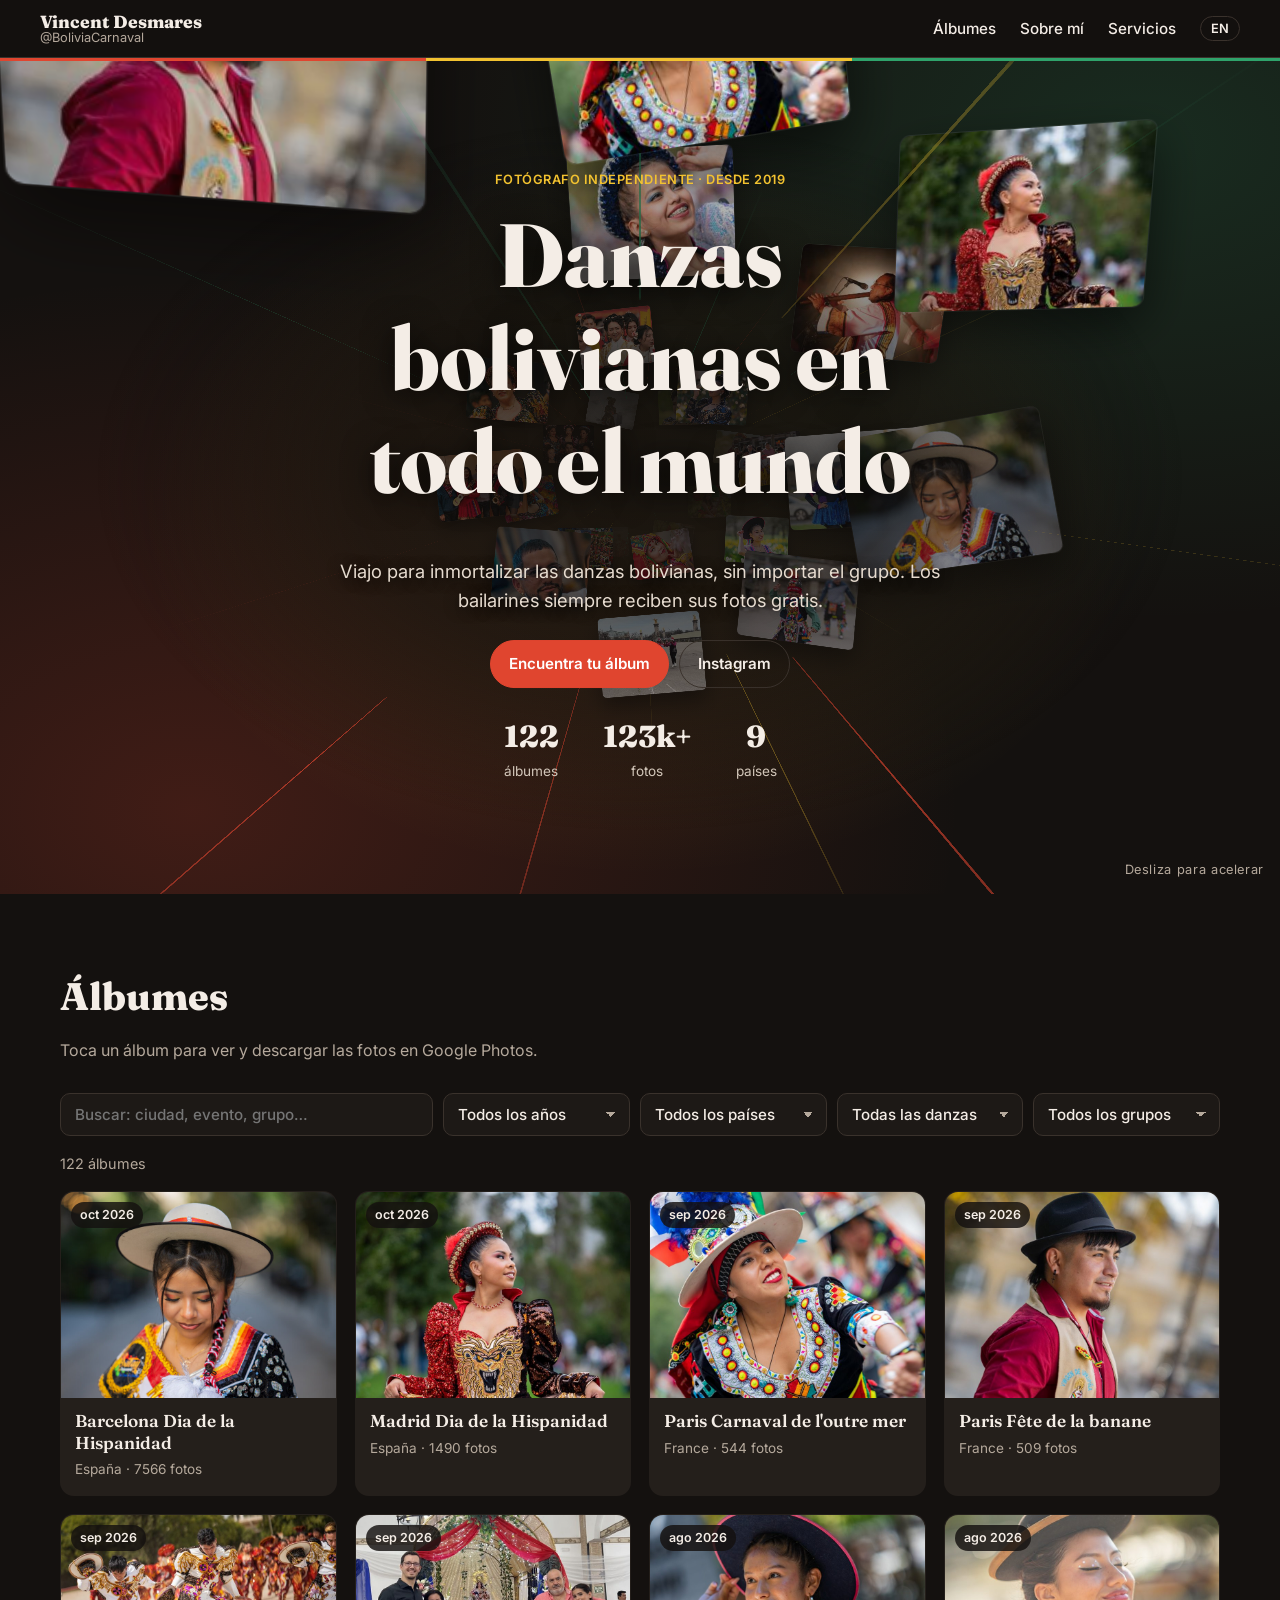
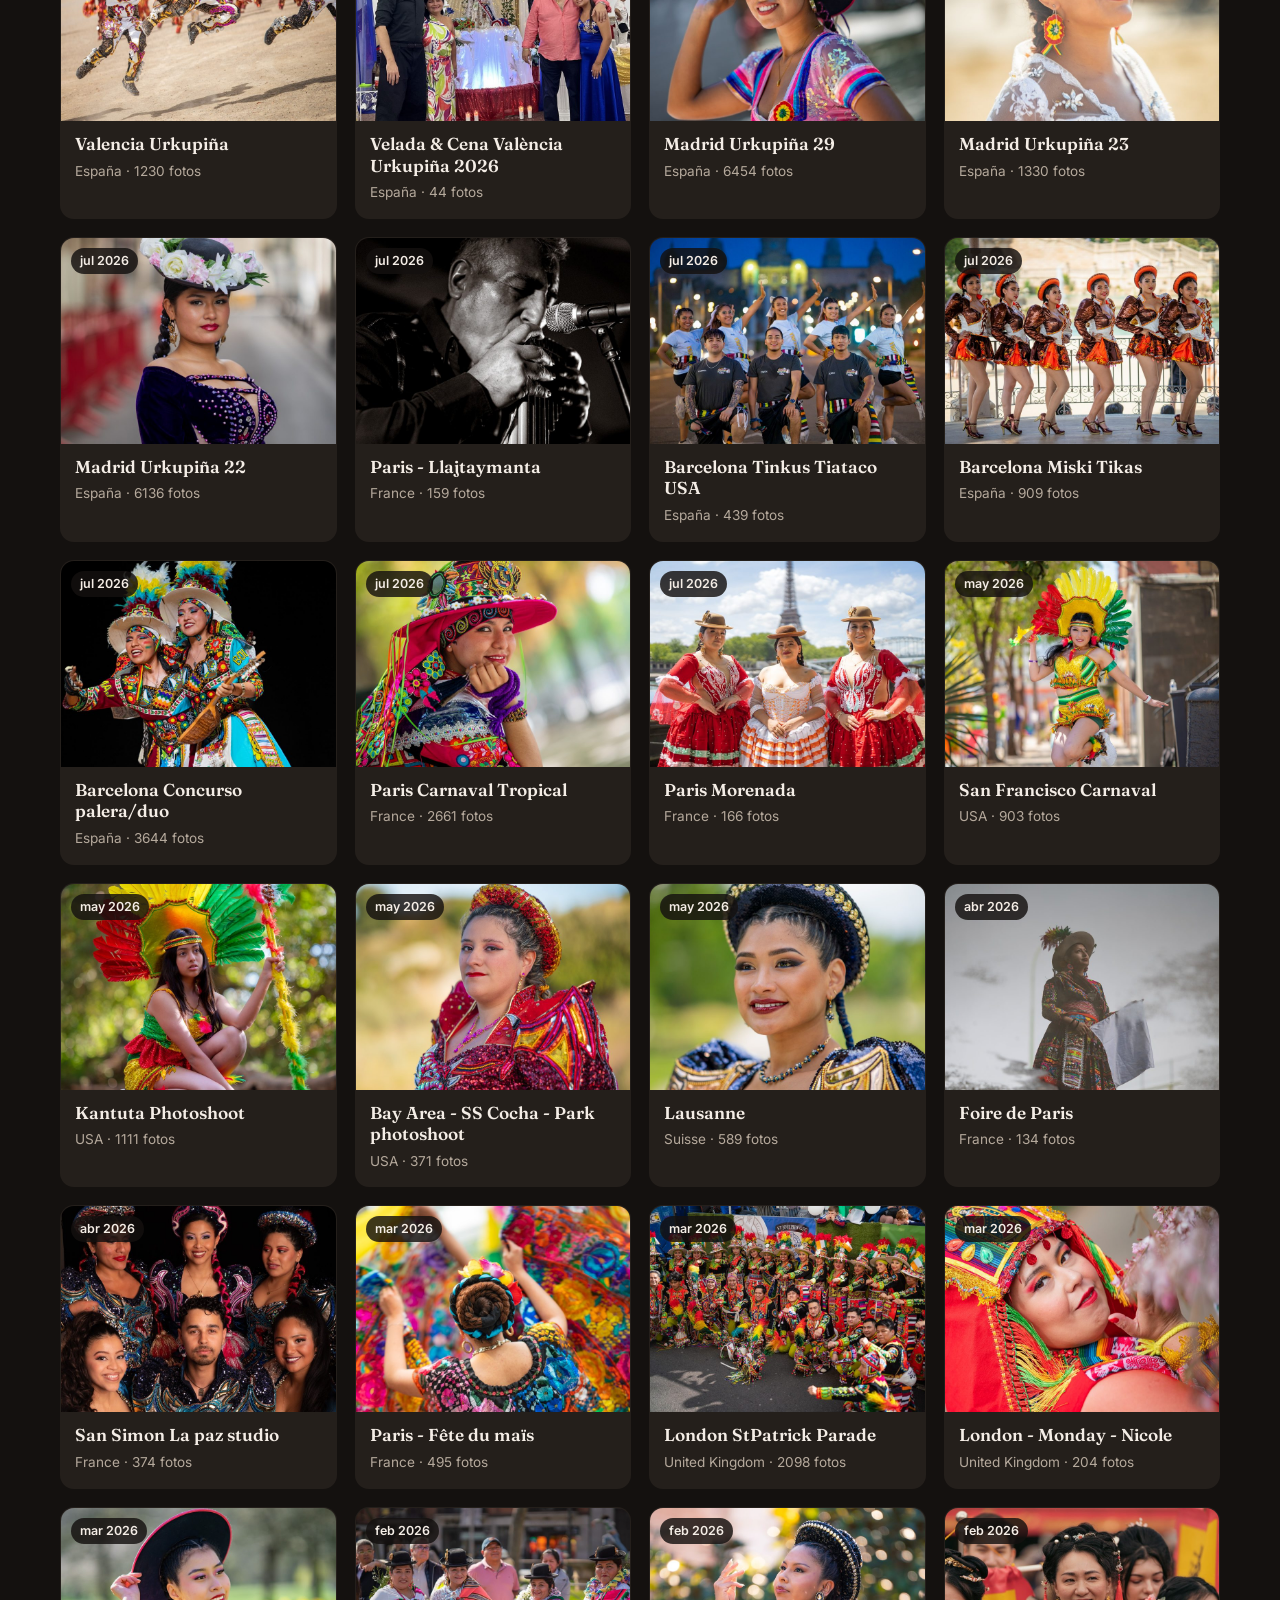
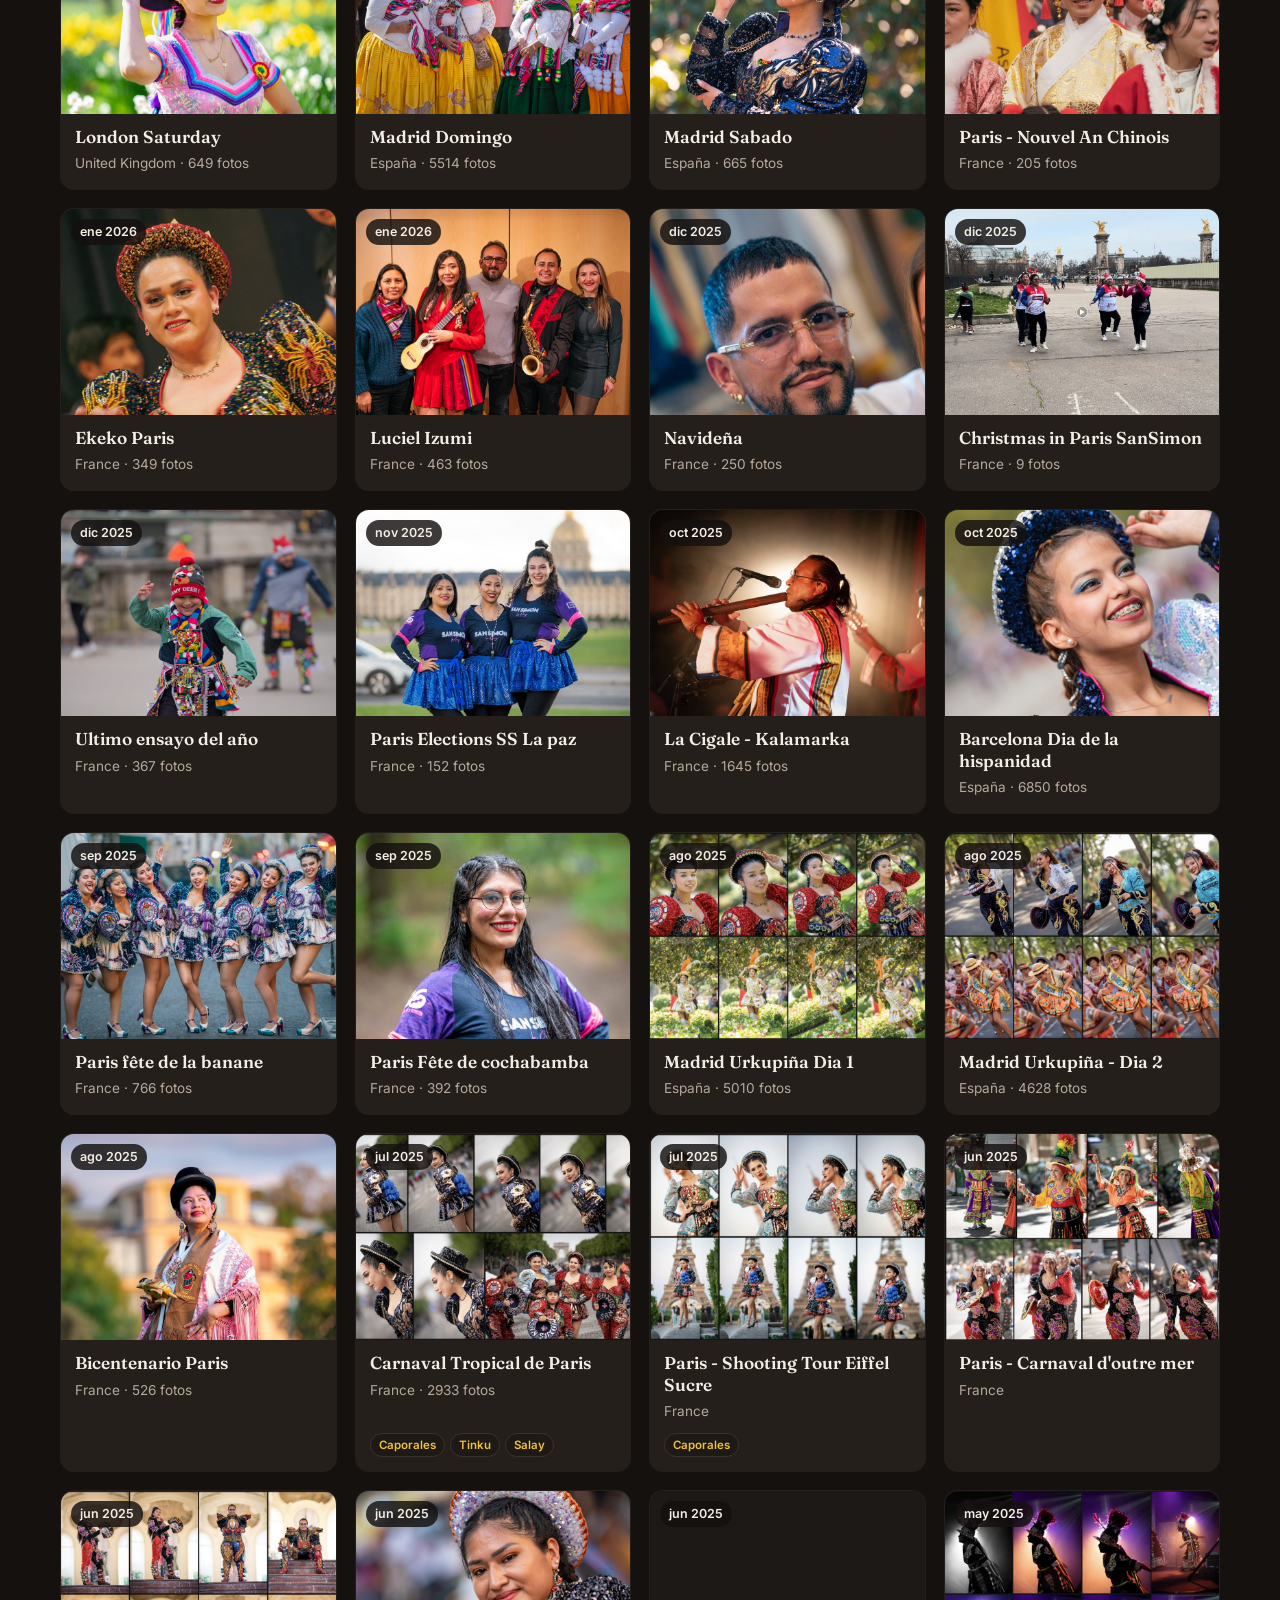
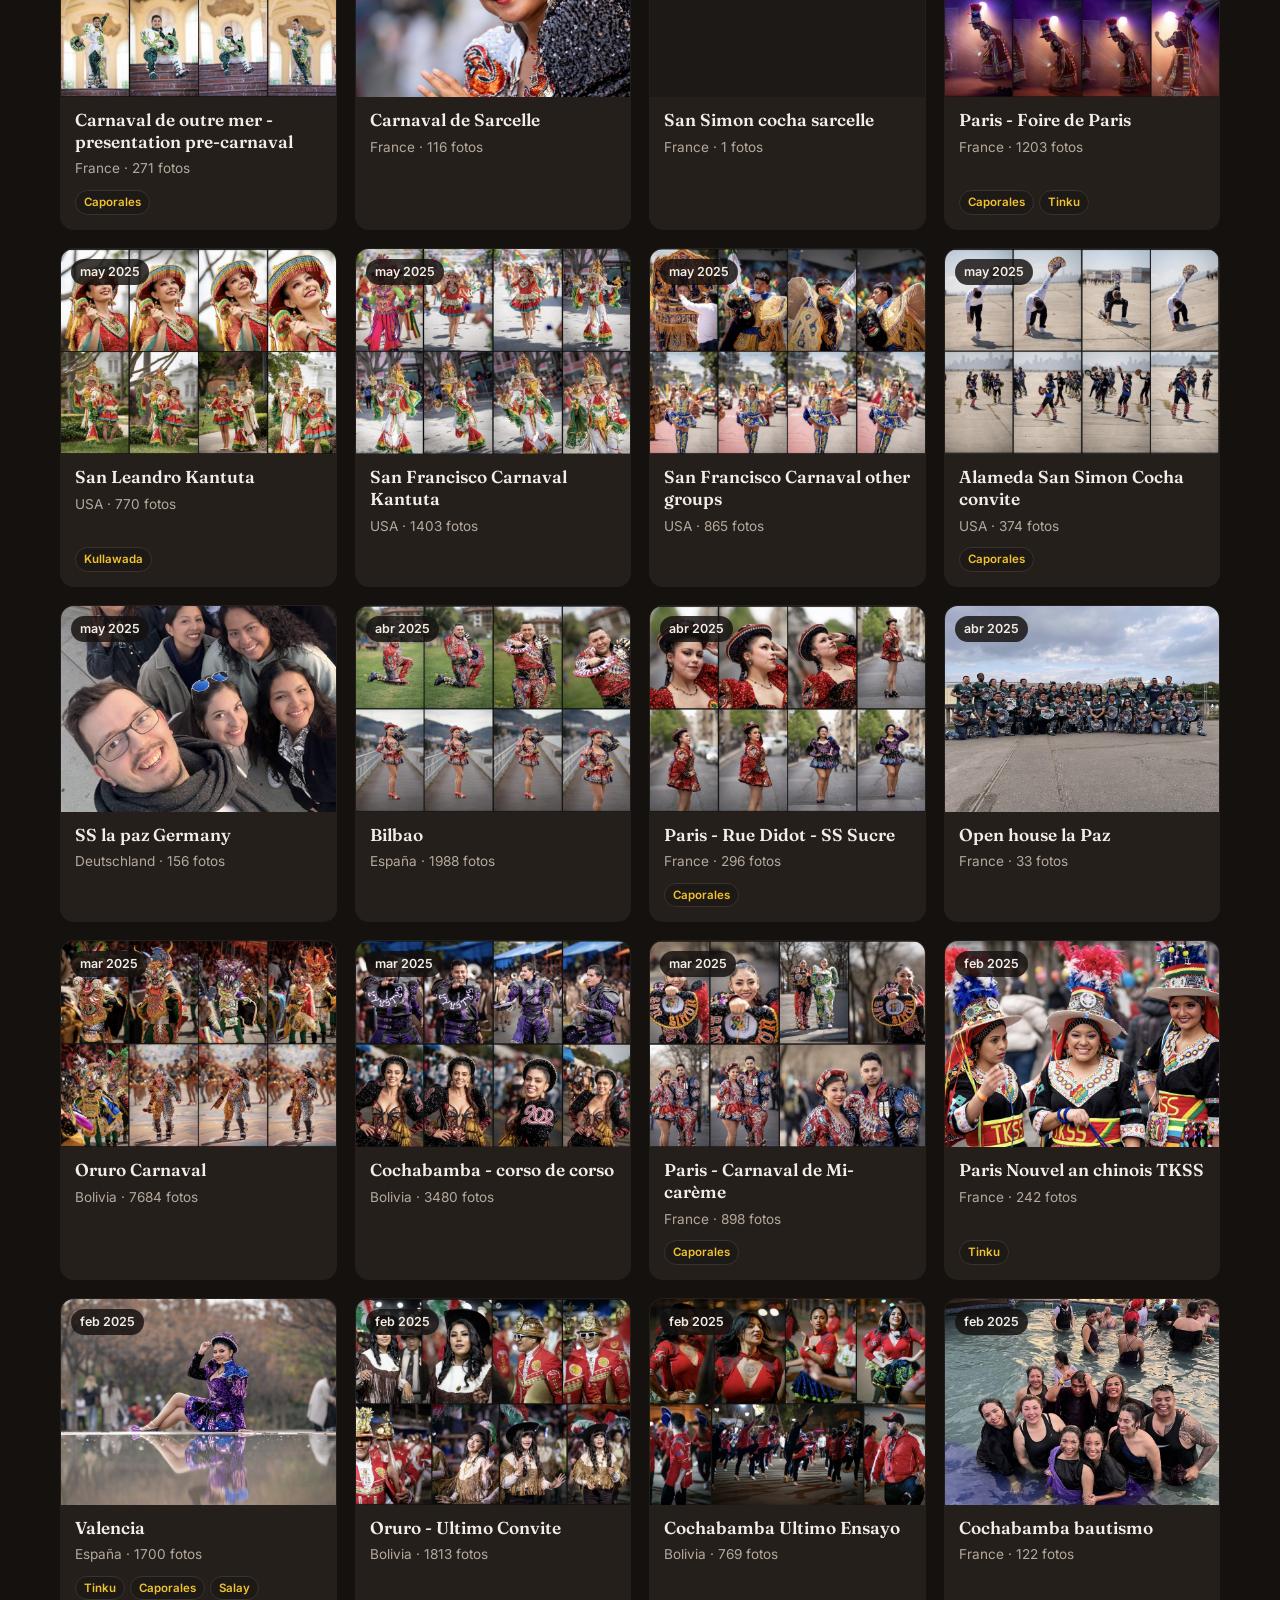
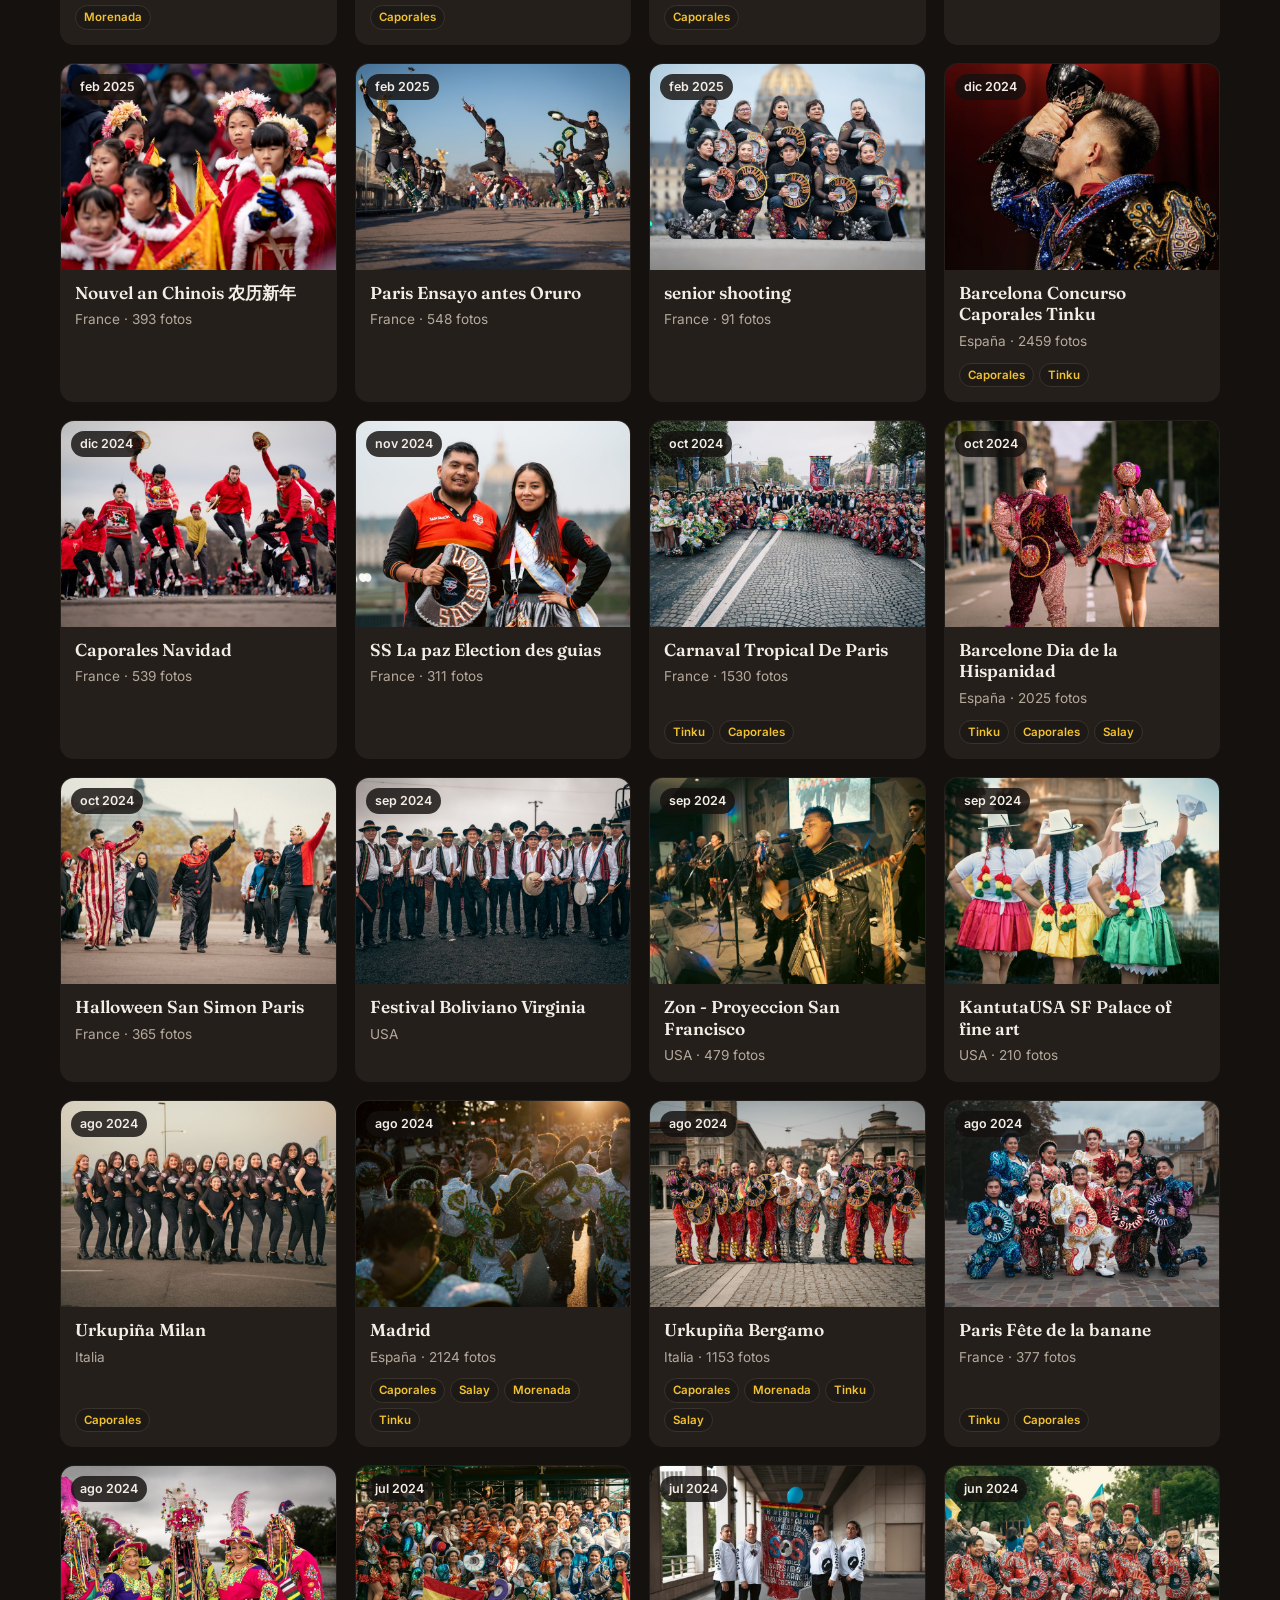
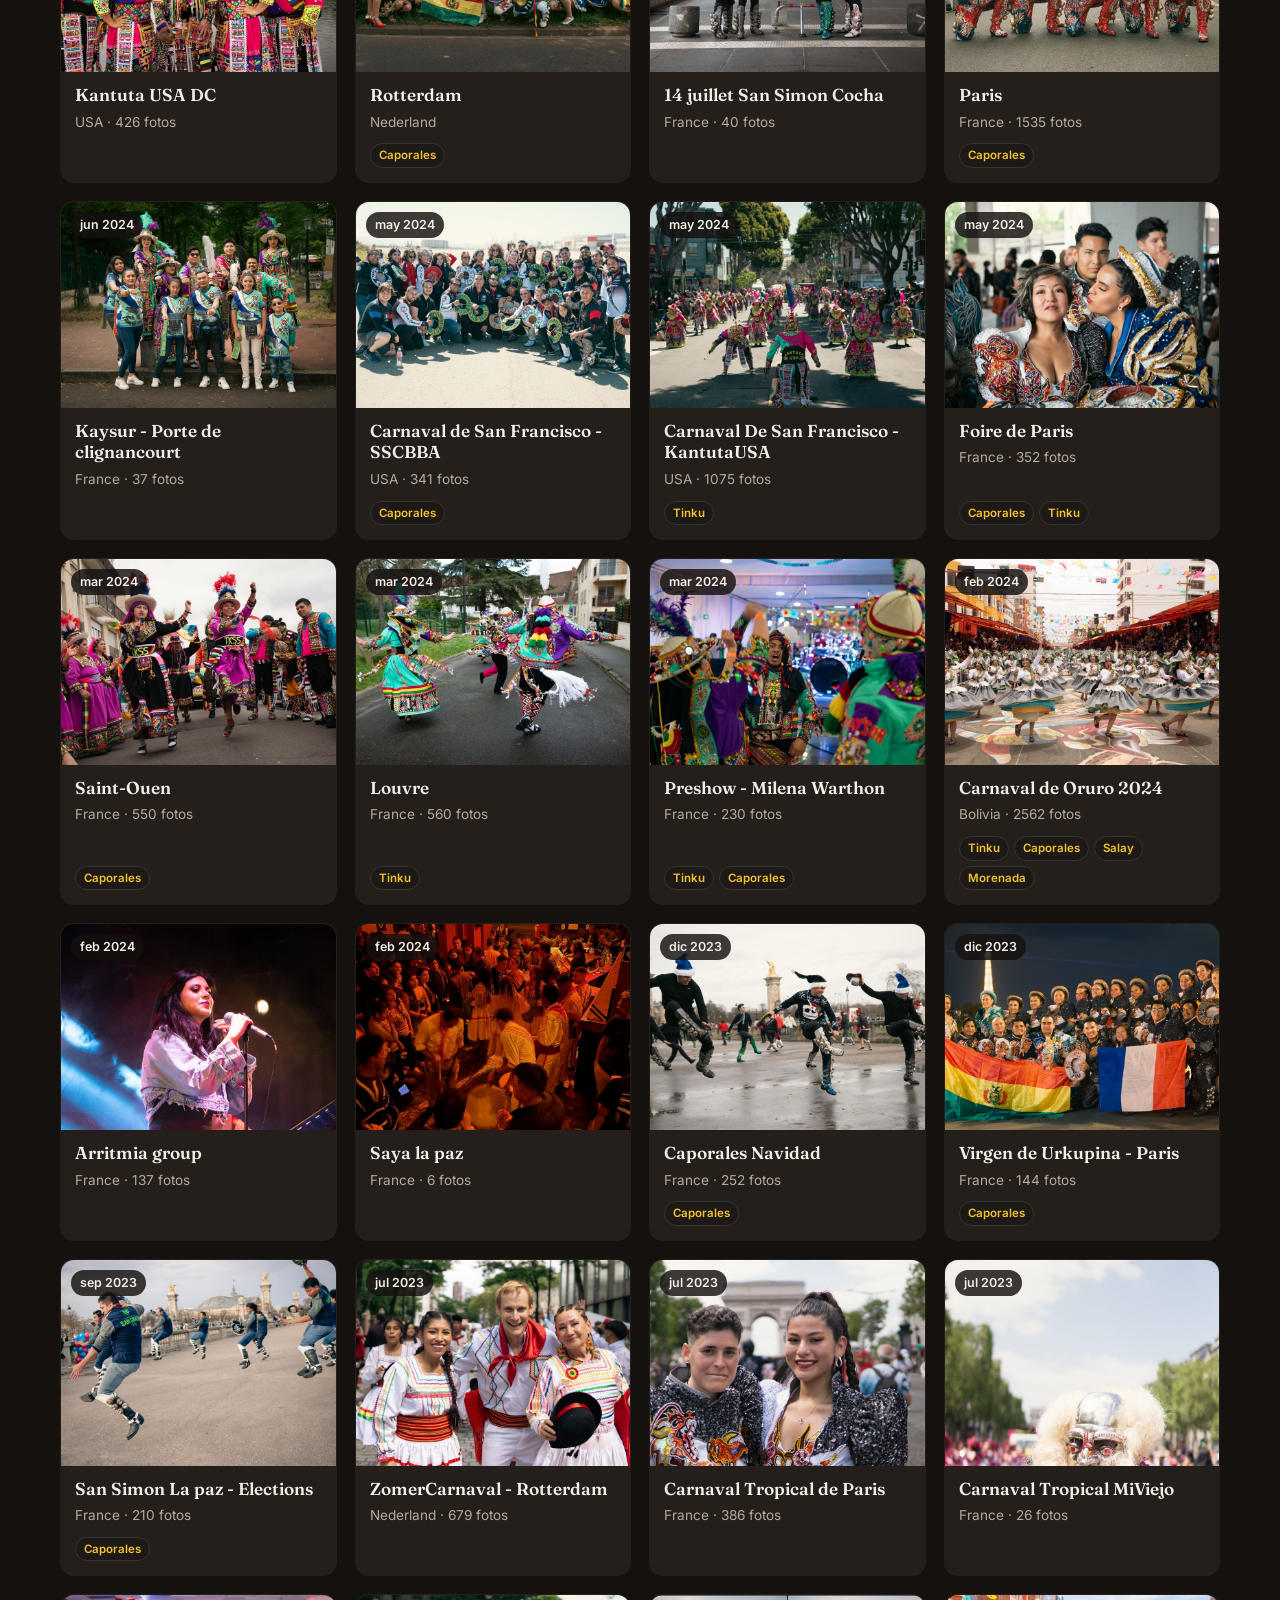
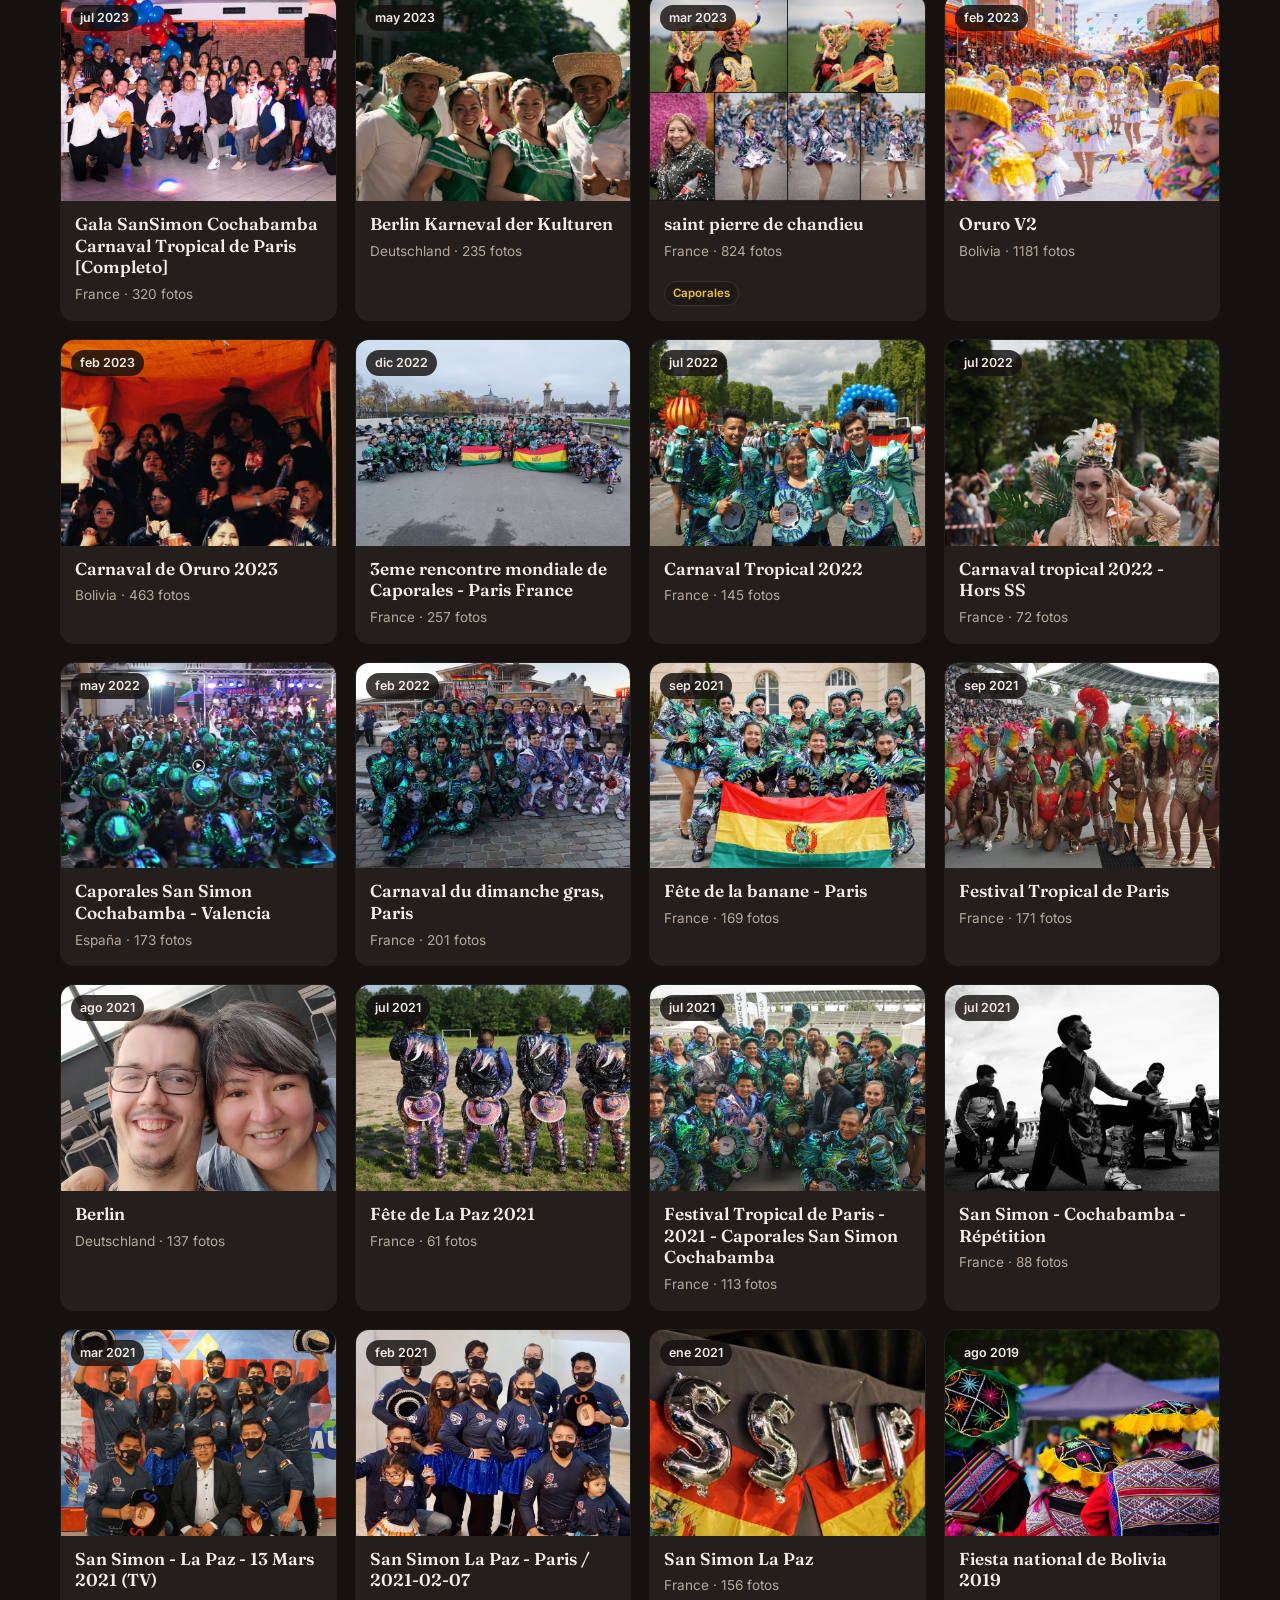
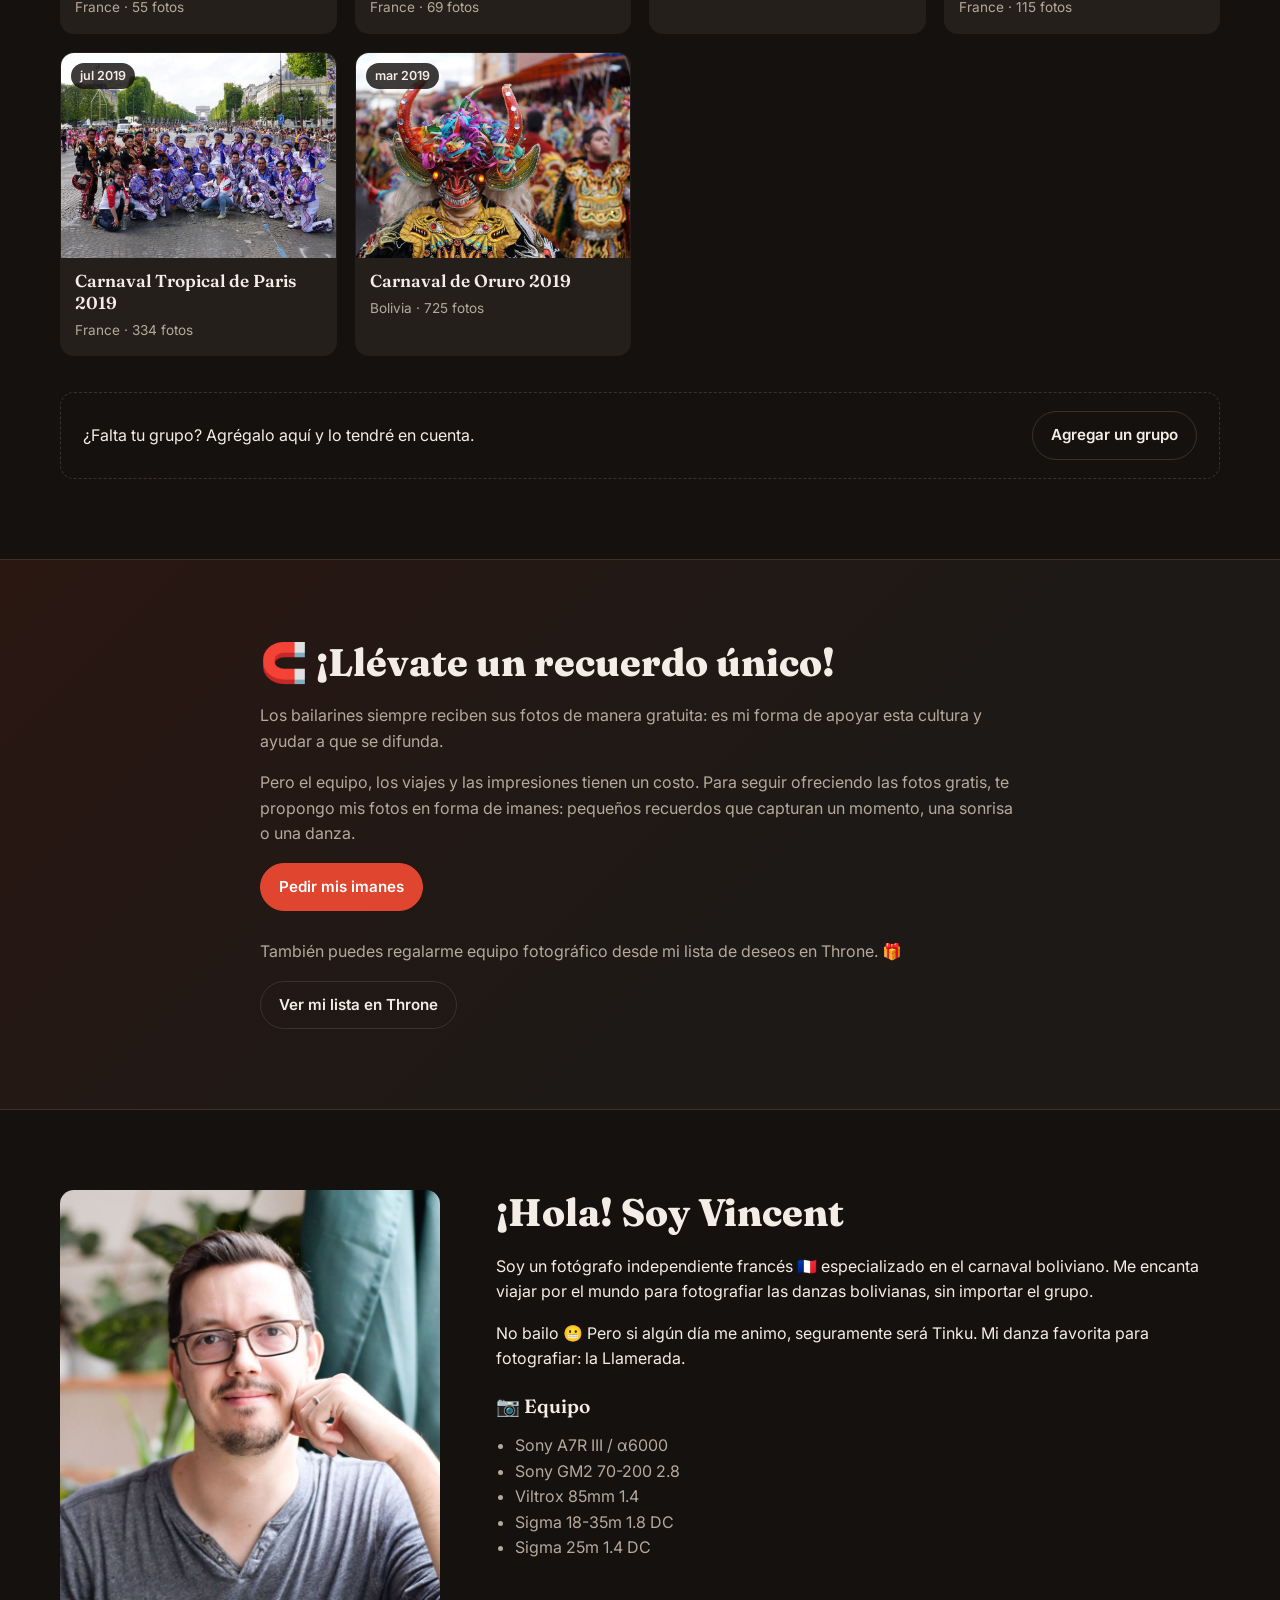
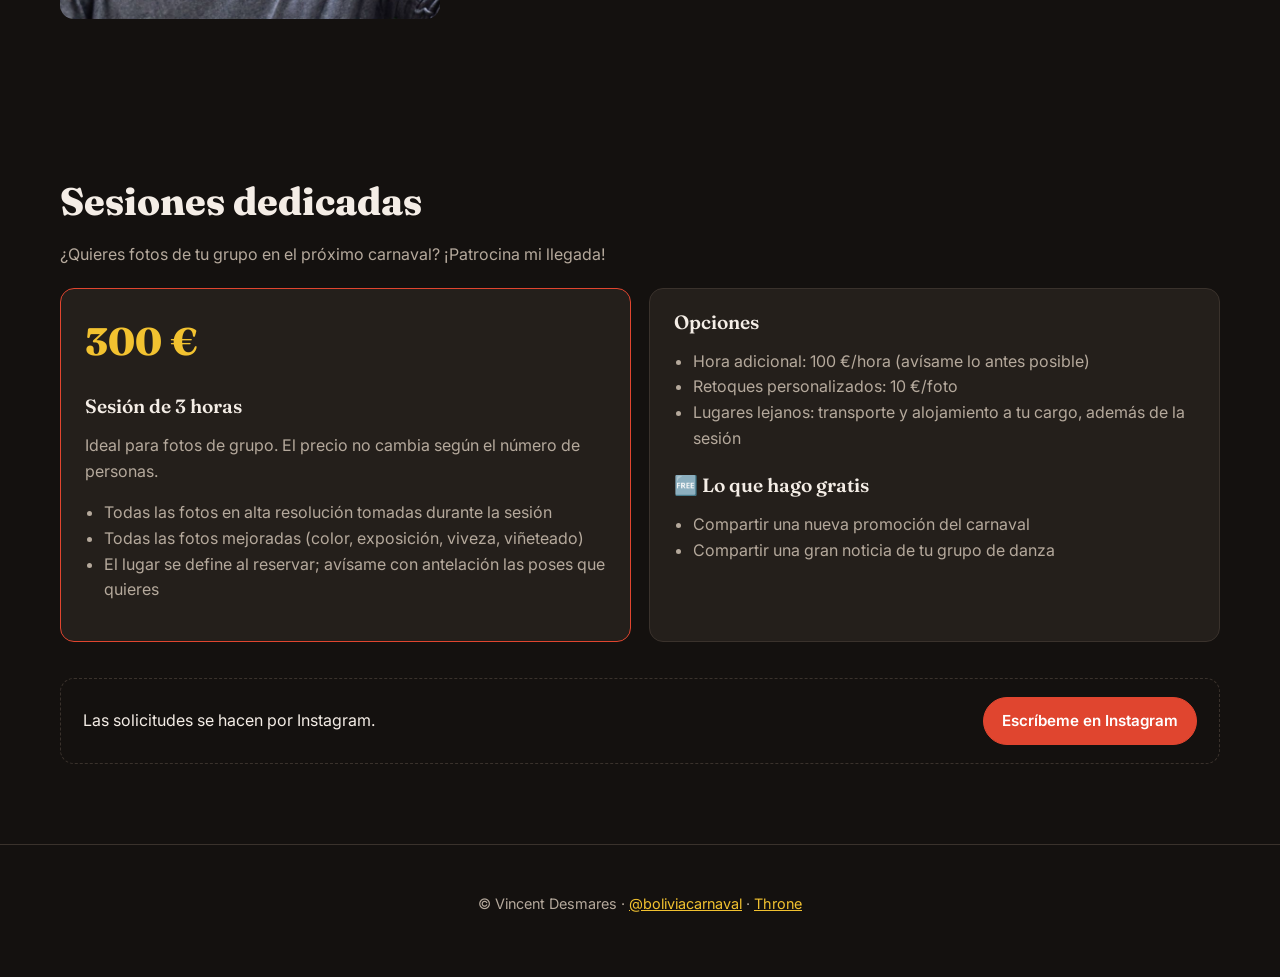
<file: index.html>
<!doctype html>
<html lang="es">
<head>
  <meta charset="utf-8">
  <meta name="viewport" content="width=device-width, initial-scale=1">
  <title>Vincent Desmares · @BoliviaCarnaval</title>
  <meta name="description" content="Fotografía de danzas tradicionales bolivianas en todo el mundo. Encuentra tu álbum: Caporales, Tinku, Morenada, Salay y más.">
  <meta property="og:title" content="Vincent Desmares · @BoliviaCarnaval">
  <meta property="og:description" content="Fotos de danzas bolivianas en todo el mundo desde 2019. Encuentra tu álbum.">
  <meta property="og:image" content="img/portrait.jpg">
  <meta name="theme-color" content="#14110f">
  <link rel="icon" href="img/favicon.svg" type="image/svg+xml">
  <link rel="preconnect" href="https://fonts.googleapis.com">
  <link rel="preconnect" href="https://fonts.gstatic.com" crossorigin>
  <link href="https://fonts.googleapis.com/css2?family=Fraunces:opsz,wght@9..144,600;9..144,800&family=Inter:wght@400;500;600&display=swap" rel="stylesheet">
  <link rel="stylesheet" href="css/style.css">
  <link rel="stylesheet" href="css/hero3d.css">
</head>
<body>
  <header class="topbar">
    <a class="brand" href="#top">
      <span class="brand-name">Vincent Desmares</span>
      <span class="brand-handle">@BoliviaCarnaval</span>
    </a>
    <nav class="nav">
      <a href="#albums" data-i18n="nav.albums">Álbumes</a>
      <a href="#about" data-i18n="nav.about">Sobre mí</a>
      <a href="#services" data-i18n="nav.services">Servicios</a>
      <button class="lang" type="button" id="lang-toggle" aria-label="Change language">EN</button>
    </nav>
  </header>

  <main id="top">
    <section class="hero3d hero3d--tunel">
      <div class="stage" id="stage" aria-hidden="true"></div>
      <div class="hero-text">
        <p class="eyebrow" data-i18n="hero.eyebrow">Fotógrafo independiente · desde 2019</p>
        <h1 data-i18n="hero.title">Danzas bolivianas en todo el mundo</h1>
        <p class="lead" data-i18n="hero.lead">Viajo para inmortalizar las danzas bolivianas, sin importar el grupo. Los bailarines siempre reciben sus fotos gratis.</p>
        <div class="hero-cta">
          <a class="btn btn-primary" href="#albums" data-i18n="hero.cta">Encuentra tu álbum</a>
          <a class="btn" href="https://www.instagram.com/boliviacarnaval/" target="_blank" rel="noopener">Instagram</a>
        </div>
        <dl class="stats">
          <div><dt id="stat-albums">41</dt><dd data-i18n="stats.albums">álbumes</dd></div>
          <div><dt id="stat-photos">54k+</dt><dd data-i18n="stats.photos">fotos</dd></div>
          <div><dt id="stat-countries">6</dt><dd data-i18n="stats.countries">países</dd></div>
        </dl>
      </div>
      <p class="hint" data-i18n="hero.hint">Desliza para acelerar</p>
    </section>

    <section id="albums" class="section">
      <div class="section-head">
        <h2 data-i18n="albums.title">Álbumes</h2>
        <p class="muted" data-i18n="albums.sub">Toca un álbum para ver y descargar las fotos en Google Photos.</p>
      </div>

      <div class="filters" role="search">
        <input id="q" type="search" placeholder="Buscar: ciudad, evento, grupo…" data-i18n-placeholder="filters.search" autocomplete="off">
        <select id="f-year" aria-label="Año"><option value="" data-i18n="filters.year">Todos los años</option></select>
        <select id="f-country" aria-label="País"><option value="" data-i18n="filters.country">Todos los países</option></select>
        <select id="f-dance" aria-label="Danza"><option value="" data-i18n="filters.dance">Todas las danzas</option></select>
        <select id="f-group" aria-label="Grupo"><option value="" data-i18n="filters.group">Todos los grupos</option></select>
      </div>
      <p class="result-count muted" id="count" aria-live="polite"></p>

      <div class="grid" id="grid"></div>
      <p class="empty" id="empty" hidden data-i18n="albums.empty">Ningún álbum coincide. Prueba otra búsqueda.</p>

      <div class="callout">
        <p data-i18n="albums.missing">¿Falta tu grupo? Agrégalo aquí y lo tendré en cuenta.</p>
        <a class="btn" href="https://0dt0tsy2r8i.typeform.com/to/BCaxCvse" target="_blank" rel="noopener" data-i18n="albums.missingCta">Agregar un grupo</a>
      </div>
    </section>

    <section id="magnets" class="section band">
      <div class="band-inner">
        <h2>🧲 <span data-i18n="magnets.title">¡Llévate un recuerdo único!</span></h2>
        <p data-i18n="magnets.p1">Los bailarines siempre reciben sus fotos de manera gratuita: es mi forma de apoyar esta cultura y ayudar a que se difunda.</p>
        <p data-i18n="magnets.p2">Pero el equipo, los viajes y las impresiones tienen un costo. Para seguir ofreciendo las fotos gratis, te propongo mis fotos en forma de imanes: pequeños recuerdos que capturan un momento, una sonrisa o una danza.</p>
        <a class="btn btn-primary" href="https://docs.google.com/forms/d/e/1FAIpQLSeMURjuBrz-g4KLOn9jNbUzxtJZxZSx7Uz5Qn87z7Ri0hxriA/viewform?usp=header" target="_blank" rel="noopener" data-i18n="magnets.cta">Pedir mis imanes</a>
        <p class="band-throne" data-i18n="magnets.throne">También puedes regalarme equipo fotográfico desde mi lista de deseos en Throne. 🎁</p>
        <a class="btn" href="https://throne.com/boliviacarnaval" target="_blank" rel="noopener" data-i18n="magnets.throneCta">Ver mi lista en Throne</a>
      </div>
    </section>

    <section id="about" class="section about">
      <img class="portrait" src="img/portrait.jpg" alt="Vincent Desmares" width="900" height="1015" loading="lazy">
      <div>
        <h2 data-i18n="about.title">¡Hola! Soy Vincent</h2>
        <p data-i18n="about.p1">Soy un fotógrafo independiente francés 🇫🇷 especializado en el carnaval boliviano. Me encanta viajar por el mundo para fotografiar las danzas bolivianas, sin importar el grupo.</p>
        <p data-i18n="about.p2">No bailo 😬 Pero si algún día me animo, seguramente será Tinku. Mi danza favorita para fotografiar: la Llamerada.</p>
        <h3 data-i18n="about.gear">📷 Equipo</h3>
        <ul class="gear">
          <li>Sony A7R III / α6000</li>
          <li>Sony GM2 70-200 2.8</li>
          <li>Viltrox 85mm 1.4</li>
          <li>Sigma 18-35m 1.8 DC</li>
          <li>Sigma 25m 1.4 DC</li>
        </ul>
      </div>
    </section>

    <section id="services" class="section">
      <div class="section-head">
        <h2 data-i18n="services.title">Sesiones dedicadas</h2>
        <p class="muted" data-i18n="services.sub">¿Quieres fotos de tu grupo en el próximo carnaval? ¡Patrocina mi llegada!</p>
      </div>
      <div class="cards">
        <article class="card offer">
          <p class="price">300 €</p>
          <h3 data-i18n="services.session">Sesión de 3 horas</h3>
          <p class="muted" data-i18n="services.best">Ideal para fotos de grupo. El precio no cambia según el número de personas.</p>
          <ul>
            <li data-i18n="services.i1">Todas las fotos en alta resolución tomadas durante la sesión</li>
            <li data-i18n="services.i2">Todas las fotos mejoradas (color, exposición, viveza, viñeteado)</li>
            <li data-i18n="services.i3">El lugar se define al reservar; avísame con antelación las poses que quieres</li>
          </ul>
        </article>
        <article class="card">
          <h3 data-i18n="services.options">Opciones</h3>
          <ul>
            <li data-i18n="services.o1">Hora adicional: 100 €/hora (avísame lo antes posible)</li>
            <li data-i18n="services.o2">Retoques personalizados: 10 €/foto</li>
            <li data-i18n="services.o3">Lugares lejanos: transporte y alojamiento a tu cargo, además de la sesión</li>
          </ul>
          <h3 data-i18n="services.free">🆓 Lo que hago gratis</h3>
          <ul>
            <li data-i18n="services.f1">Compartir una nueva promoción del carnaval</li>
            <li data-i18n="services.f2">Compartir una gran noticia de tu grupo de danza</li>
          </ul>
        </article>
      </div>
      <div class="callout">
        <p data-i18n="services.contact">Las solicitudes se hacen por Instagram.</p>
        <a class="btn btn-primary" href="https://www.instagram.com/boliviacarnaval/" target="_blank" rel="noopener" data-i18n="services.cta">Escríbeme en Instagram</a>
      </div>
    </section>
  </main>

  <footer class="footer">
    <p>© Vincent Desmares · <a href="https://www.instagram.com/boliviacarnaval/" target="_blank" rel="noopener">@boliviacarnaval</a> · <a href="https://throne.com/boliviacarnaval" target="_blank" rel="noopener">Throne</a></p>
  </footer>

  <script src="js/app.js"></script>
  <script src="js/hero3d.js"></script>
  <script src="js/hero-tunel.js"></script>
</body>
</html>
</file>
<file: css/style.css>
:root {
  --bg: #14110f;
  --bg-2: #1d1916;
  --card: #241f1b;
  --line: #3a322c;
  --text: #f4ede6;
  --muted: #b5a99c;
  --red: #e0452f;
  --gold: #f2c230;
  --green: #2fa36b;
  --radius: 14px;
  --serif: "Fraunces", Georgia, serif;
  --sans: "Inter", system-ui, -apple-system, "Segoe UI", Roboto, sans-serif;
}

* { box-sizing: border-box; }
html { scroll-behavior: smooth; scroll-padding-top: 72px; }
body {
  margin: 0;
  background: var(--bg);
  color: var(--text);
  font: 16px/1.6 var(--sans);
  -webkit-font-smoothing: antialiased;
}
img { max-width: 100%; display: block; }
a { color: var(--gold); }
h1, h2, h3 { font-family: var(--serif); line-height: 1.15; margin: 0 0 .5em; }
h1 { font-size: clamp(2.2rem, 6vw, 4rem); font-weight: 800; }
h2 { font-size: clamp(1.7rem, 4vw, 2.4rem); font-weight: 800; }
h3 { font-size: 1.2rem; font-weight: 600; margin-top: 1.2em; }
.muted { color: var(--muted); }

/* Top bar */
.topbar {
  position: sticky; top: 0; z-index: 10;
  display: flex; align-items: center; justify-content: space-between; gap: 12px;
  padding: 12px clamp(16px, 4vw, 40px);
  background: rgba(20, 17, 15, .88);
  backdrop-filter: blur(10px);
  border-bottom: 1px solid var(--line);
}
.topbar::after { /* flag stripe */
  content: ""; position: absolute; left: 0; right: 0; bottom: -4px; height: 3px;
  background: linear-gradient(90deg, var(--red) 0 33.3%, var(--gold) 33.3% 66.6%, var(--green) 66.6%);
}
.brand { text-decoration: none; color: var(--text); display: flex; flex-direction: column; line-height: 1.1; }
.brand-name { font-family: var(--serif); font-weight: 800; font-size: 1.1rem; }
.brand-handle { color: var(--muted); font-size: .8rem; }
.nav { display: flex; align-items: center; gap: clamp(10px, 2.5vw, 24px); }
.nav a { color: var(--text); text-decoration: none; font-weight: 500; font-size: .95rem; }
.nav a:hover { color: var(--gold); }
.lang {
  background: none; color: var(--text); border: 1px solid var(--line); border-radius: 999px;
  padding: 4px 10px; font: 600 .8rem var(--sans); cursor: pointer;
}
.lang:hover { border-color: var(--gold); }
@media (max-width: 560px) {
  .nav a[href="#about"], .nav a[href="#services"] { display: none; }
}

/* Buttons */
.btn {
  display: inline-block; padding: 11px 18px; border-radius: 999px;
  border: 1px solid var(--line); color: var(--text); text-decoration: none;
  font-weight: 600; font-size: .95rem; transition: border-color .15s, background .15s;
}
.btn:hover { border-color: var(--gold); }
.btn-primary { background: var(--red); border-color: var(--red); color: #fff; }
.btn-primary:hover { background: #c93a26; border-color: #c93a26; }

/* Hero */
.eyebrow { color: var(--gold); font-weight: 600; letter-spacing: .04em; text-transform: uppercase; font-size: .8rem; margin: 0 0 12px; }
.lead { font-size: 1.15rem; color: var(--muted); max-width: 34em; }
.hero-cta { display: flex; flex-wrap: wrap; gap: 10px; margin: 24px 0; }
.stats { display: flex; gap: clamp(20px, 5vw, 44px); margin: 8px 0 0; }
.stats div { display: flex; flex-direction: column; }
.stats dt { font-family: var(--serif); font-weight: 800; font-size: 1.9rem; }
.stats dd { margin: 0; color: var(--muted); font-size: .85rem; }

/* Sections */
.section { max-width: 1240px; margin: 0 auto; padding: clamp(40px, 7vw, 80px) clamp(16px, 4vw, 40px); }
.section-head { margin-bottom: 20px; }
.section-head p { margin: 0; }

/* Filters */
.filters {
  display: grid; grid-template-columns: 2fr repeat(4, 1fr); gap: 10px;
  position: sticky; top: 64px; z-index: 5; padding: 10px 0; background: var(--bg);
}
.filters input, .filters select {
  width: 100%; min-width: 0; padding: 11px 14px; border-radius: 10px;
  background: var(--bg-2); color: var(--text); border: 1px solid var(--line);
  font: 500 .95rem var(--sans); appearance: none;
}
.filters select {
  background-image: linear-gradient(45deg, transparent 50%, var(--muted) 50%), linear-gradient(135deg, var(--muted) 50%, transparent 50%);
  background-position: calc(100% - 18px) 50%, calc(100% - 13px) 50%;
  background-size: 5px 5px; background-repeat: no-repeat; padding-right: 30px;
}
.filters input:focus, .filters select:focus { outline: 2px solid var(--gold); outline-offset: 1px; }
@media (max-width: 900px) {
  .filters { grid-template-columns: repeat(2, 1fr); position: static; }
  .filters input { grid-column: 1 / -1; }
}
.result-count { font-size: .9rem; margin: 6px 0 16px; }

/* Album grid */
.grid { display: grid; grid-template-columns: repeat(auto-fill, minmax(260px, 1fr)); gap: 18px; }
@media (max-width: 560px) { .grid { grid-template-columns: 1fr 1fr; gap: 10px; } }
.album {
  display: flex; flex-direction: column; background: var(--card); border-radius: var(--radius);
  overflow: hidden; text-decoration: none; color: var(--text); border: 1px solid transparent;
  transition: transform .15s, border-color .15s;
}
.album:hover, .album:focus-visible { transform: translateY(-3px); border-color: var(--gold); outline: none; }
.album-cover { position: relative; aspect-ratio: 4 / 3; background: var(--bg-2); }
.album-cover img { width: 100%; height: 100%; object-fit: cover; }
.album-date {
  position: absolute; top: 10px; left: 10px; padding: 3px 9px; border-radius: 999px;
  background: rgba(20, 17, 15, .82); font-size: .78rem; font-weight: 600;
}
.album-body { padding: 12px 14px 14px; display: flex; flex-direction: column; gap: 6px; flex: 1; }
.album-title { font-family: var(--serif); font-weight: 600; font-size: 1.08rem; line-height: 1.25; margin: 0; }
.album-meta { color: var(--muted); font-size: .85rem; margin: 0; }
.chips { display: flex; flex-wrap: wrap; gap: 5px; margin-top: auto; padding-top: 4px; }
.chip { font-size: .72rem; font-weight: 600; padding: 2px 8px; border-radius: 999px; background: var(--bg-2); color: var(--gold); border: 1px solid var(--line); }
@media (max-width: 560px) {
  .album-body { padding: 10px; }
  .album-title { font-size: .95rem; }
  .chips { display: none; }
}
.empty { text-align: center; padding: 40px 0; color: var(--muted); }

.callout {
  display: flex; flex-wrap: wrap; align-items: center; justify-content: space-between; gap: 14px;
  margin-top: 36px; padding: 18px 22px; border: 1px dashed var(--line); border-radius: var(--radius);
}
.callout p { margin: 0; }

/* Magnets band */
.band { max-width: none; background: linear-gradient(135deg, #2a1712, #1d1916 60%); border-block: 1px solid var(--line); }
.band-inner { max-width: 760px; margin: 0 auto; }
.band p { color: var(--muted); }

/* About */
.about { display: grid; grid-template-columns: minmax(0, 380px) 1fr; gap: clamp(24px, 5vw, 56px); align-items: start; }
.portrait { border-radius: var(--radius); width: 100%; height: auto; }
.gear { padding-left: 1.2em; color: var(--muted); }
@media (max-width: 760px) { .about { grid-template-columns: 1fr; } .portrait { max-width: 320px; } }

/* Services */
.cards { display: grid; grid-template-columns: repeat(auto-fit, minmax(280px, 1fr)); gap: 18px; }
.card { background: var(--card); border-radius: var(--radius); padding: 22px 24px; border: 1px solid var(--line); }
.card h3:first-child { margin-top: 0; }
.card ul { padding-left: 1.2em; color: var(--muted); }
.offer { border-color: var(--red); }
.price { font-family: var(--serif); font-size: 2.4rem; font-weight: 800; color: var(--gold); margin: 0; }

.footer { text-align: center; padding: 32px 16px 48px; color: var(--muted); font-size: .9rem; border-top: 1px solid var(--line); }
.band-throne { margin-top: 28px; }
</file>
<file: css/hero3d.css>
/* 3D tunnel header on the home page. */
.hero3d {
  position: relative; overflow: hidden; isolation: isolate;
  height: calc(100svh - 64px); min-height: 560px; max-height: 980px;
  background:
    radial-gradient(ellipse at 50% 55%, rgba(242, 194, 48, .16), transparent 55%),
    radial-gradient(ellipse at 15% 90%, rgba(224, 69, 47, .22), transparent 50%),
    radial-gradient(ellipse at 90% 10%, rgba(47, 163, 107, .18), transparent 45%),
    var(--bg);
  touch-action: pan-y;
  user-select: none; -webkit-user-select: none;
}
.stage {
  position: absolute; inset: 0; z-index: 0;
  perspective: 1100px; cursor: grab;
}
.stage.dragging { cursor: grabbing; }
.stage .world, .stage .world * { transform-style: preserve-3d; }
.world { position: absolute; left: 50%; top: 50%; width: 0; height: 0; }
.tile {
  position: absolute; display: block;
  border-radius: 10px; overflow: hidden;
  background: var(--card);
  box-shadow: 0 0 0 1px rgba(255, 255, 255, .08), 0 20px 50px rgba(0, 0, 0, .55);
  -webkit-user-drag: none;
}
.tile img { width: 100%; height: 100%; object-fit: cover; pointer-events: none; -webkit-user-drag: none; }
.tile:focus-visible { outline: 3px solid var(--gold); outline-offset: 3px; }

/* Text over the scene */
.hero3d .hero-text {
  position: absolute; z-index: 2; pointer-events: none;
  left: clamp(16px, 5vw, 72px); bottom: clamp(28px, 7vh, 80px);
  max-width: min(560px, calc(100% - 32px));
}
.hero3d .hero-text a, .hero3d .hero-text button { pointer-events: auto; }
.hero3d h1 { text-shadow: 0 4px 30px rgba(0, 0, 0, .8); }
.hero3d .lead { color: #e6dbcf; text-shadow: 0 2px 14px rgba(0, 0, 0, .9); }
.hero3d .stats dd { color: #d3c7ba; }
.hero3d::after { /* scrim so text stays readable */
  content: ""; position: absolute; inset: 0; z-index: 1; pointer-events: none;
  background: linear-gradient(90deg, rgba(20, 17, 15, .85) 0%, rgba(20, 17, 15, .35) 45%, transparent 70%),
              linear-gradient(0deg, rgba(20, 17, 15, .9) 0%, transparent 35%);
}
.hint {
  position: absolute; z-index: 2; right: 16px; bottom: 14px; margin: 0;
  font-size: .8rem; color: var(--muted); letter-spacing: .05em; pointer-events: none;
  animation: hint 2.4s ease-in-out infinite;
}
@keyframes hint { 50% { opacity: .35; } }

@media (max-width: 820px) {
  .hero3d { height: calc(100svh - 60px); min-height: 620px; }
  .hero3d .hero-text { bottom: 24px; }
  .hero3d .lead { font-size: 1rem; }
  .hero3d::after { background: linear-gradient(0deg, rgba(20, 17, 15, .95) 0%, rgba(20, 17, 15, .6) 38%, transparent 62%); }
  .hint { top: 14px; bottom: auto; }
}

/* Túnel */
.hero3d--tunel .stage { perspective: 700px; }
.hero3d--tunel .tile { will-change: transform, opacity; }
.streak {
  position: absolute; width: 3px; height: 120px; border-radius: 3px; margin: -60px 0 0 -1.5px;
  opacity: .9; will-change: transform, opacity;
}
.hero3d--tunel .hero-text {
  left: 50%; bottom: auto; top: 50%; transform: translate(-50%, -50%);
  text-align: center; max-width: min(760px, calc(100% - 32px));
}
.hero3d--tunel .hero-cta, .hero3d--tunel .stats { justify-content: center; }
.hero3d--tunel .lead { margin-left: auto; margin-right: auto; }
.hero3d--tunel h1 { font-size: clamp(2.2rem, 8vw, 5.6rem); }
.hero3d--tunel::after {
  background: radial-gradient(ellipse at 50% 50%, rgba(20, 17, 15, .88) 0%, rgba(20, 17, 15, .6) 32%, transparent 60%);
}

@media (prefers-reduced-motion: reduce) { .hint { animation: none; } }
</file>
